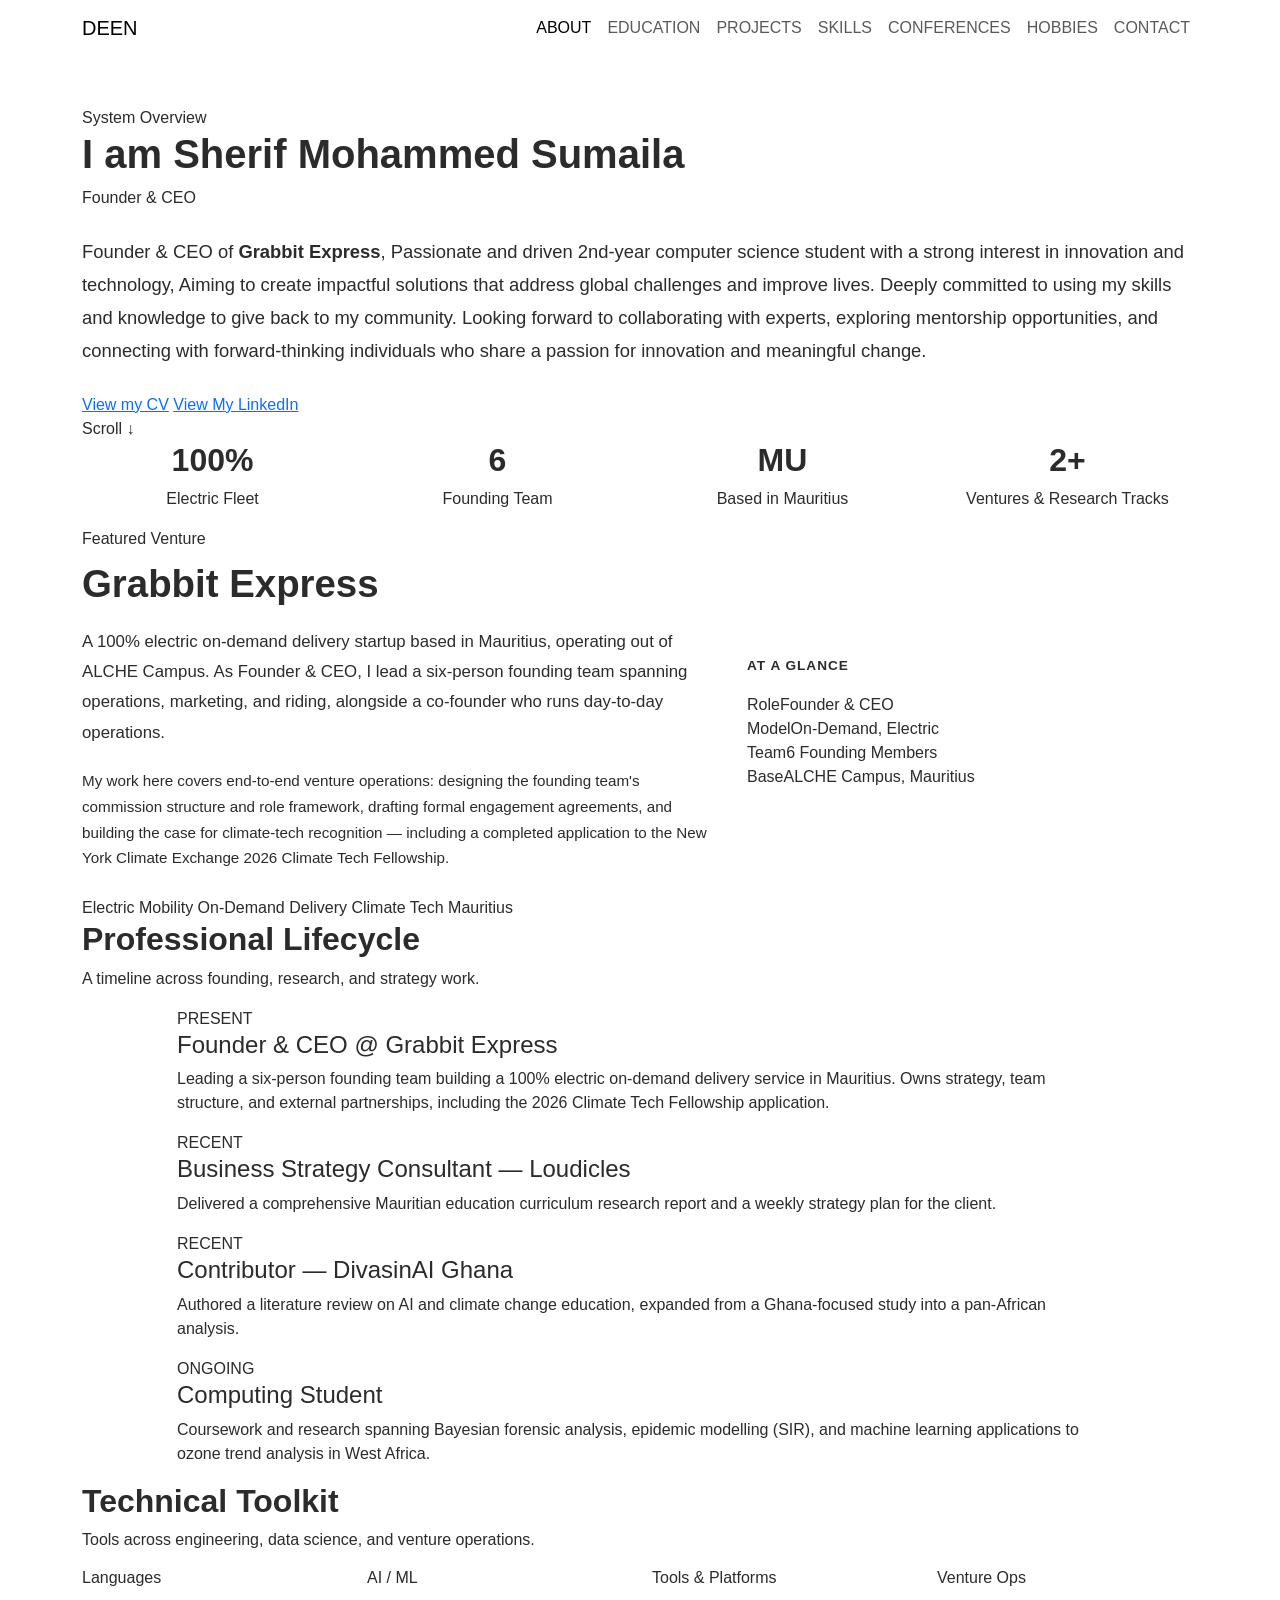
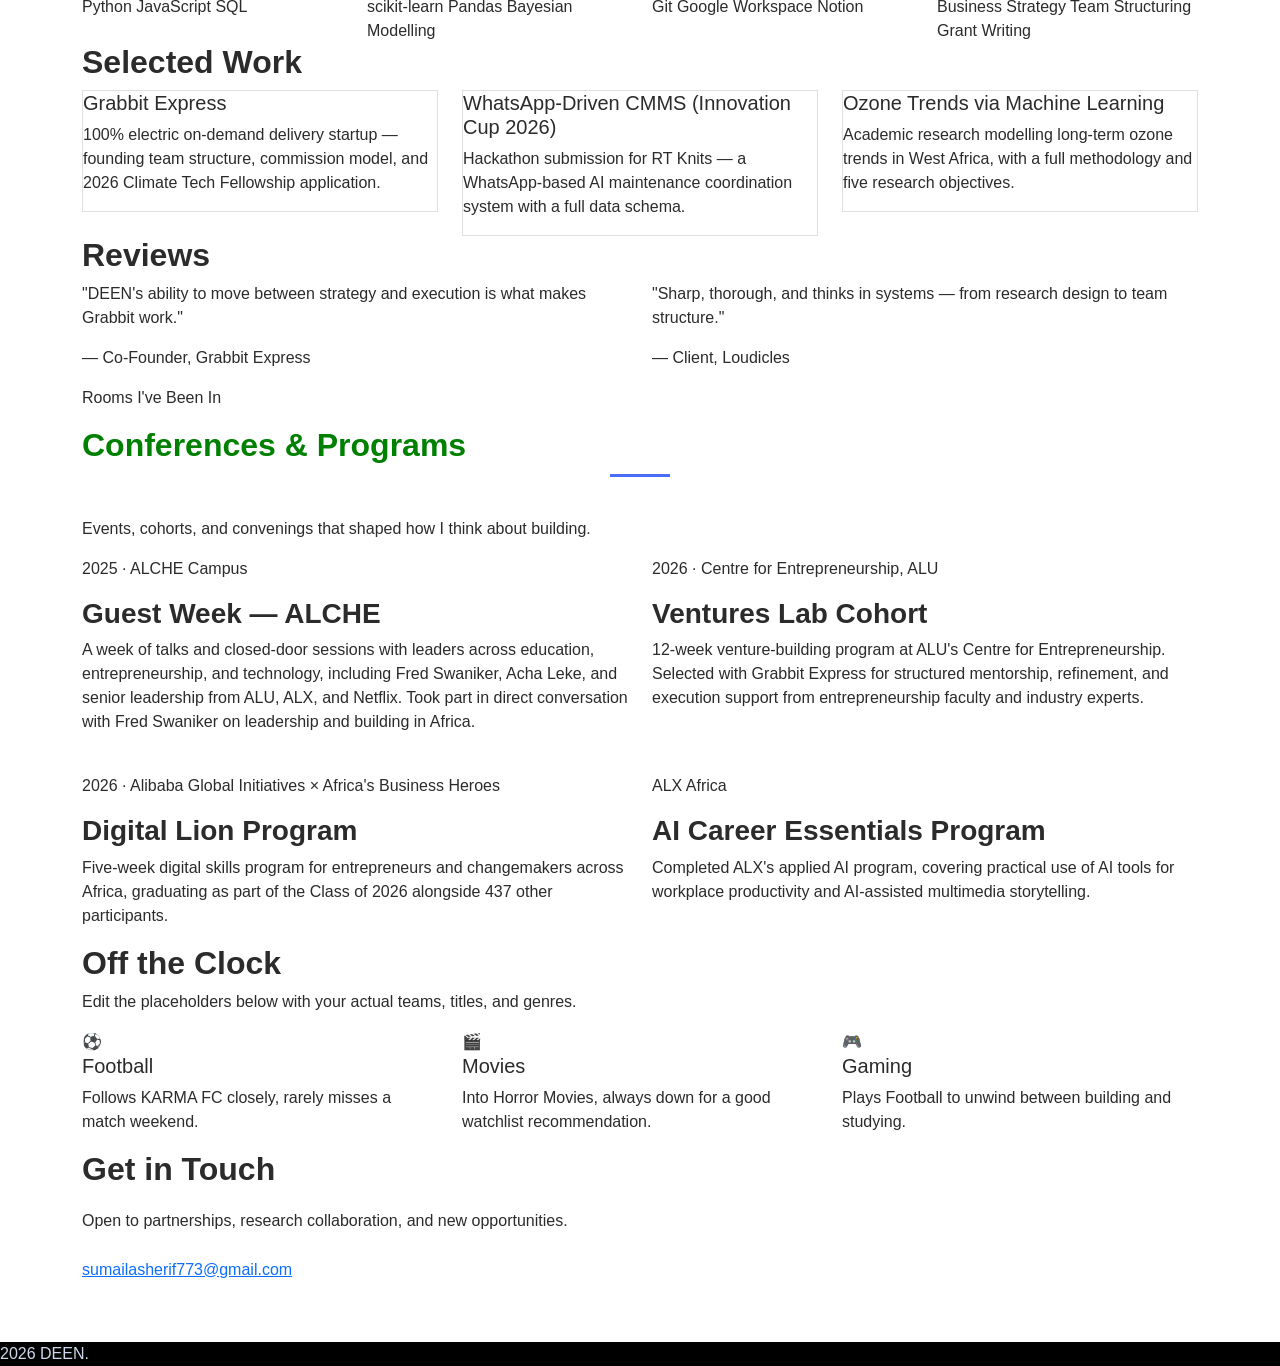
<file: index copy.html>
<!DOCTYPE html>
<html lang="en">
<head>
    <meta charset="UTF-8">
    <meta name="viewport" content="width=device-width, initial-scale=1.0">
    <title>DEEN | Founder & Systems Builder</title>
    <meta name="description" content="I am Sherif Sumaila. Founder, Grabbit Express | Co-Founder, Loudicles | AI/ML Enthusiast..">

    <link href="https://cdn.jsdelivr.net/npm/bootstrap@5.3.3/dist/css/bootstrap.min.css" rel="stylesheet">
    <script src="https://cdn.jsdelivr.net/npm/bootstrap@5.3.3/dist/js/bootstrap.bundle.min.js" defer></script>

    <link rel="stylesheet" href="/ASSET/index.css">
    <link rel="icon" href="/ASSET/deen.jpg" type="image/x-icon">
</head>
<body>

    <!-- ================= NAVIGATION BAR ================= -->
    <nav class="navbar navbar-expand-lg sticky-top" style="z-index: 1050;">
      <div class="container">
        <a class="navbar-brand" href="#about">DEEN</a>
        <button class="navbar-toggler" type="button" data-bs-toggle="collapse" data-bs-target="#navbarNavDropdown" aria-controls="navbarNavDropdown" aria-expanded="false" aria-label="Toggle navigation">
          <span class="navbar-toggler-icon"></span>
        </button>
        <div class="collapse navbar-collapse" id="navbarNavDropdown">
          <ul class="navbar-nav ms-auto">
            <li class="nav-item"><a class="nav-link active" href="#about">ABOUT</a></li>
            <li class="nav-item"><a class="nav-link" href="#education">EDUCATION</a></li>
            <li class="nav-item"><a class="nav-link" href="#toolkit">PROJECTS</a></li>
            <li class="nav-item"><a class="nav-link" href="#skills">SKILLS</a></li>
              <li class="nav-item"><a class="nav-link" href="#conferences">CONFERENCES</a></li>
            <li class="nav-item"><a class="nav-link" href="#hobbies">HOBBIES</a></li>
            <li class="nav-item"><a class="nav-link" href="#contact">CONTACT</a></li>
         
          </ul>
        </div>
      </div>
    </nav>

    <div class="container" style="margin-top: 50px;">

        <!-- ================= HERO ================= -->
        <section id="about" class="hero-bg" aria-label="Introduction">
            <div class="hero-bg-image" role="img" aria-label="Photo of DEEN"></div>
            <div class="hero-bg-overlay"></div>
            <div class="hero-bg-content">
                <span class="hero-eyebrow">System Overview</span>
                <h1 class="hero-name">I am Sherif Mohammed Sumaila</h1>
                <div class="typewriter-wrap">
                    <span id="typewriter-text"></span><span class="typewriter-cursor" aria-hidden="true">&nbsp;</span>
                </div>
                <p style="color: var(--text-soft); font-size: 1.15rem; line-height: 1.8; margin: 25px 0;">
                    Founder & CEO of <strong style="color: var(--accent);">Grabbit Express</strong>, Passionate and driven 2nd-year computer science student with a strong interest in innovation and technology, Aiming to create impactful solutions that address global challenges and improve lives. Deeply committed to using my skills and knowledge to give back to my community. Looking forward to collaborating with experts, exploring mentorship opportunities, and connecting with forward-thinking individuals who share a passion for innovation and meaningful change.
                <div>
                    <a href="https://docs.google.com/document/d/1c44-e7ZM3kbo7ozgO2yojGeLZtwT1YpyOeMU8dSWI1A/edit?tab=t.0" class="btn-accent-solid">View my CV</a>
                    <a class="btn-accent-outline" href="https://www.linkedin.com/in/sherif-sumaila-409594319/">View My LinkedIn</a>
                </div>
            </div>
            <div class="scroll-cue" aria-hidden="true">Scroll ↓</div>
        </section>

        <!-- ================= STATS ================= -->
        <section class="section-wrap" aria-label="Key stats">
            <div class="row g-4 text-center">
                <div class="col-6 col-md-3"><div class="stat-card"><h2>100%</h2><p>Electric Fleet</p></div></div>
                <div class="col-6 col-md-3"><div class="stat-card"><h2>6</h2><p>Founding Team</p></div></div>
                <div class="col-6 col-md-3"><div class="stat-card"><h2>MU</h2><p>Based in Mauritius</p></div></div>
                <div class="col-6 col-md-3"><div class="stat-card"><h2>2+</h2><p>Ventures & Research Tracks</p></div></div>
            </div>
        </section>

        <!-- ================= GRABBIT EXPRESS ================= -->
        <section id="grabbit" class="section-wrap grabbit-section">
            <div class="row align-items-center">
                <div class="col-lg-7">
                    <span class="hero-eyebrow">Featured Venture</span>
                    <h2 style="font-weight: 800; margin: 10px 0 20px 0; font-size: 2.4rem;">Grabbit Express</h2>
                    <p style="color: var(--text-soft); font-size: 1.05rem; line-height: 1.8; margin-bottom: 20px;">
                        A 100% electric on-demand delivery startup based in Mauritius, operating out of ALCHE Campus. As Founder & CEO, I lead a six-person founding team spanning operations, marketing, and riding, alongside a co-founder who runs day-to-day operations.
                    </p>
                    <p style="font-size: 0.95rem; line-height: 1.7; margin-bottom: 25px;">
                        My work here covers end-to-end venture operations: designing the founding team's commission structure and role framework, drafting formal engagement agreements, and building the case for climate-tech recognition — including a completed application to the New York Climate Exchange 2026 Climate Tech Fellowship.
                    </p>
                    <div>
                        <span class="venture-badge">Electric Mobility</span>
                        <span class="venture-badge">On-Demand Delivery</span>
                        <span class="venture-badge">Climate Tech</span>
                        <span class="venture-badge">Mauritius</span>
                    </div>
                </div>
                <div class="col-lg-5 mt-4 mt-lg-0">
                    <div class="panel-card">
                        <h6 style="color: var(--accent); font-weight: 700; text-transform: uppercase; font-size: 0.85rem; letter-spacing: 1px; margin-bottom: 18px;">At a Glance</h6>
                        <div class="grabbit-fact-row"><span class="label">Role</span><span class="value">Founder & CEO</span></div>
                        <div class="grabbit-fact-row"><span class="label">Model</span><span class="value">On-Demand, Electric</span></div>
                        <div class="grabbit-fact-row"><span class="label">Team</span><span class="value">6 Founding Members</span></div>
                        <div class="grabbit-fact-row"><span class="label">Base</span><span class="value">ALCHE Campus, Mauritius</span></div>
                    </div>
                </div>
            </div>
        </section>

        <!-- ================= EXPERIENCE ================= -->
        <section id="experience" class="section-wrap">
            <div class="section-head">
                <h2 class="section-heading">Professional Lifecycle</h2>
                <p class="section-sub">A timeline across founding, research, and strategy work.</p>
            </div>
            <div class="row justify-content-center">
                <div class="col-lg-10">
                    <div class="timeline-item">
                        <div class="timeline-dot"></div>
                        <span class="timeline-tag" style="color: var(--accent);">PRESENT</span>
                        <h4>Founder & CEO @ Grabbit Express</h4>
                        <p>Leading a six-person founding team building a 100% electric on-demand delivery service in Mauritius. Owns strategy, team structure, and external partnerships, including the 2026 Climate Tech Fellowship application.</p>
                    </div>
                    <div class="timeline-item">
                        <div class="timeline-dot-hollow"></div>
                        <span class="timeline-tag" style="color: var(--text-mute);">RECENT</span>
                        <h4>Business Strategy Consultant — Loudicles</h4>
                        <p>Delivered a comprehensive Mauritian education curriculum research report and a weekly strategy plan for the client.</p>
                    </div>
                    <div class="timeline-item">
                        <div class="timeline-dot-hollow"></div>
                        <span class="timeline-tag" style="color: var(--text-mute);">RECENT</span>
                        <h4>Contributor — DivasinAI Ghana</h4>
                        <p>Authored a literature review on AI and climate change education, expanded from a Ghana-focused study into a pan-African analysis.</p>
                    </div>
                    <div class="timeline-item">
                        <div class="timeline-dot-hollow"></div>
                        <span class="timeline-tag" style="color: var(--text-mute);">ONGOING</span>
                        <h4>Computing Student</h4>
                        <p>Coursework and research spanning Bayesian forensic analysis, epidemic modelling (SIR), and machine learning applications to ozone trend analysis in West Africa.</p>
                    </div>
                </div>
            </div>
        </section>

        <!-- ================= TOOLKIT ================= -->
        <section id="toolkit" class="section-wrap">
            <div class="section-head">
                <h2 class="section-heading">Technical Toolkit</h2>
                <p class="section-sub">Tools across engineering, data science, and venture operations.</p>
            </div>
            <div class="row g-4">
                <div class="col-md-3 col-6">
                    <div class="toolkit-card">
                        <h6>Languages</h6>
                        <span class="skill-badge">Python</span>
                        <span class="skill-badge">JavaScript</span>
                        <span class="skill-badge">SQL</span>
                    </div>
                </div>
                <div class="col-md-3 col-6">
                    <div class="toolkit-card">
                        <h6>AI / ML</h6>
                        <span class="skill-badge">scikit-learn</span>
                        <span class="skill-badge">Pandas</span>
                        <span class="skill-badge">Bayesian Modelling</span>
                    </div>
                </div>
                <div class="col-md-3 col-6">
                    <div class="toolkit-card">
                        <h6>Tools & Platforms</h6>
                        <span class="skill-badge">Git</span>
                        <span class="skill-badge">Google Workspace</span>
                        <span class="skill-badge">Notion</span>
                    </div>
                </div>
                <div class="col-md-3 col-6">
                    <div class="toolkit-card">
                        <h6>Venture Ops</h6>
                        <span class="skill-badge">Business Strategy</span>
                        <span class="skill-badge">Team Structuring</span>
                        <span class="skill-badge">Grant Writing</span>
                    </div>
                </div>
            </div>
        </section>

        <!-- ================= PROJECTS ================= -->
        <section id="projects" class="section-wrap">
            <div class="section-head">
                <h2 class="section-heading">Selected Work</h2>
            </div>
            <div class="row g-4">
                <div class="col-md-4">
                    <div class="panel-card project-card">
                        <h5>Grabbit Express</h5>
                        <p>100% electric on-demand delivery startup — founding team structure, commission model, and 2026 Climate Tech Fellowship application.</p>
                    </div>
                </div>
                <div class="col-md-4">
                    <div class="panel-card project-card">
                        <h5>WhatsApp-Driven CMMS (Innovation Cup 2026)</h5>
                        <p>Hackathon submission for RT Knits — a WhatsApp-based AI maintenance coordination system with a full data schema.</p>
                    </div>
                </div>
                <div class="col-md-4">
                    <div class="panel-card project-card">
                        <h5>Ozone Trends via Machine Learning</h5>
                        <p>Academic research modelling long-term ozone trends in West Africa, with a full methodology and five research objectives.</p>
                    </div>
                </div>
            </div>
        </section>

        <!-- ================= TESTIMONIALS ================= -->
        <section id="testimonials" class="section-wrap">
            <div class="section-head">
                <h2 class="section-heading">Reviews</h2>
            </div>
            <div class="row g-4">
                <div class="col-md-6">
                    <div class="panel-card testimonial-card">
                        <p class="testimonial-quote">"DEEN's ability to move between strategy and execution is what makes Grabbit work."</p>
                        <p class="testimonial-author">— Co-Founder, Grabbit Express</p>
                    </div>
                </div>
                <div class="col-md-6">
                    <div class="panel-card testimonial-card">
                        <p class="testimonial-quote">"Sharp, thorough, and thinks in systems — from research design to team structure."</p>
                        <p class="testimonial-author">— Client, Loudicles</p>
                    </div>
                </div>
            </div>
        </section>

            <!-- ================= CONFERENCES & PROGRAMS ================= -->
    <section id="conferences" class="section">
      <div class="section-head">
        <p class="eyebrow">Rooms I've Been In</p>
        <h2 class="section-title">Conferences &amp; Programs</h2>
        <p class="section-lede">
          Events, cohorts, and convenings that shaped how I think about building.
        </p>
      </div>

      <div class="row g-4">
        <div class="col-lg-6">
          <article class="event-card">
            <p class="event-meta">2025 &middot; ALCHE Campus</p>
            <h3 class="work-title">Guest Week — ALCHE</h3>
            <p class="work-body">
              A week of talks and closed-door sessions with leaders across education, entrepreneurship,
              and technology, including Fred Swaniker, Acha Leke, and senior leadership from ALU, ALX,
              and Netflix. Took part in direct conversation with Fred Swaniker on leadership and building
              in Africa.
            </p>
          </article>
        </div>

        <div class="col-lg-6">
          <article class="event-card">
            <p class="event-meta">2026 &middot; Centre for Entrepreneurship, ALU</p>
            <h3 class="work-title">Ventures Lab Cohort</h3>
            <p class="work-body">
              12-week venture-building program at ALU's Centre for Entrepreneurship. Selected with
              Grabbit Express for structured mentorship, refinement, and execution support from
              entrepreneurship faculty and industry experts.
            </p>
          </article>
        </div>

        <div class="col-lg-6">
          <article class="event-card">
            <p class="event-meta">2026 &middot; Alibaba Global Initiatives &times; Africa's Business Heroes</p>
            <h3 class="work-title">Digital Lion Program</h3>
            <p class="work-body">
              Five-week digital skills program for entrepreneurs and changemakers across Africa,
              graduating as part of the Class of 2026 alongside 437 other participants.
            </p>
          </article>
        </div>

        <div class="col-lg-6">
          <article class="event-card">
            <p class="event-meta">ALX Africa</p>
            <h3 class="work-title">AI Career Essentials Program</h3>
            <p class="work-body">
              Completed ALX's applied AI program, covering practical use of AI tools for workplace
              productivity and AI-assisted multimedia storytelling.
            </p>
          </article>
        </div>
      </div>
    </section>

        <!-- ================= HOBBIES ================= -->
        <section id="hobbies" class="section-wrap">
            <div class="section-head">
                <h2 class="section-heading">Off the Clock</h2>
                <p class="section-sub">Edit the placeholders below with your actual teams, titles, and genres.</p>
            </div>
            <div class="row g-4">
                <div class="col-md-4">
                    <div class="hobby-card">
                        <div class="hobby-icon" aria-hidden="true">⚽</div>
                        <h5>Football</h5>
                        <p><!-- Replace with your club/team -->Follows KARMA FC closely, rarely misses a match weekend.</p>
                    </div>
                </div>
                <div class="col-md-4">
                    <div class="hobby-card">
                        <div class="hobby-icon" aria-hidden="true">🎬</div>
                        <h5>Movies</h5>
                        <p><!-- Replace with your genres/favorites -->Into Horror Movies, always down for a good watchlist recommendation.</p>
                    </div>
                </div>
                <div class="col-md-4">
                    <div class="hobby-card">
                        <div class="hobby-icon" aria-hidden="true">🎮</div>
                        <h5>Gaming</h5>
                        <p><!-- Replace with your games -->Plays Football to unwind between building and studying.</p>
                    </div>
                </div>
            </div>
        </section>

        <!-- ================= CONTACT ================= -->
        <section id="contact" style="margin-bottom: 60px;">
            <div class="panel-card contact-card">
                <h2 class="section-heading" style="margin-bottom: 20px;">Get in Touch</h2>
                <p style="color: var(--text-mute); margin-bottom: 25px;">Open to partnerships, research collaboration, and new opportunities.</p>
                <a href="mailto:sumailasherif773@gmail.com" class="btn-accent-solid">sumailasherif773@gmail.com</a>
            </div>
        </section>

    </div>

    <footer>
        <p style="margin: 0;"> 2026 DEEN.</p>
    </footer>

    <script>
        // Typewriter effect for hero role text
        const roles = ["Founder & CEO", "Systems Builder", "Computing Student", "AI/ML Researcher"];
        const el = document.getElementById('typewriter-text');
        let roleIndex = 0, charIndex = 0, deleting = false;

        function typeLoop() {
            const current = roles[roleIndex];
            if (!deleting) {
                charIndex++;
                el.textContent = current.substring(0, charIndex);
                if (charIndex === current.length) {
                    deleting = true;
                    setTimeout(typeLoop, 1400);
                    return;
                }
            } else {
                charIndex--;
                el.textContent = current.substring(0, charIndex);
                if (charIndex === 0) {
                    deleting = false;
                    roleIndex = (roleIndex + 1) % roles.length;
                }
            }
            setTimeout(typeLoop, deleting ? 40 : 90);
        }
        typeLoop();

        // Highlight active nav link on scroll
        const sections = document.querySelectorAll('section[id]');
        const navLinks = document.querySelectorAll('.nav-link');

        function setActiveLink() {
            let currentId = '';
            sections.forEach(section => {
                const rect = section.getBoundingClientRect();
                if (rect.top <= 120 && rect.bottom >= 120) currentId = section.id;
            });
            navLinks.forEach(link => {
                link.classList.toggle('active', link.getAttribute('href') === `#${currentId}`);
            });
        }
        window.addEventListener('scroll', setActiveLink);
    </script>

</body>
</html>
</file>
<file: ASSET/index.css>
* {
    margin: 0;
    padding: 0;
    box-sizing: border-box;
}

body {
    font-family: 'Poppins', sans-serif;
    color: #2b2b2b;
    scroll-behavior: smooth;
}

h1, h2, h3 {
    font-weight: 700;
}

.section-title {
    margin-bottom: 2.5rem;
    font-size: 2rem;
    color: green;
    position: relative;
    padding-bottom: 0.75rem;
    
}


.about-content .grid-main {
  font-size: 2.5rem;
  color: var(--text-dark); /* Or your primary heading color */
  margin-bottom: 10px;
}


/*ABOUT SECTION & PROFILE CARD  */

.about-section {
  background-color: #0b0f19;
  padding: 80px 24px;
  color: #ffffff;
  font-family: 'Poppins', 'Inter', system-ui, sans-serif;
}

.about-container {
  max-width: 1100px;
  margin: 0 auto;
}

.about-header {
  text-align: center;
  margin-bottom: 48px;
}

.about-tag {
  display: block;
  font-size: 0.85rem;
  font-weight: 700;
  letter-spacing: 2px;
  color: lightgreen;
  text-transform: uppercase;
  margin-bottom: 8px;
}

.about-title {
  font-size: 2.25rem;
  font-weight: 700;
  color: #ffffff;
  margin: 0;
}

/* Main Outer Card Frame */
.about-content-card {
  background-color: #141b2d;
  border: 1px solid #222733;
  border-radius: 20px;
  padding: 40px;
  display: flex;
  align-items: center;
  gap: 48px;
  box-shadow: 0 10px 30px rgba(0, 0, 0, 0.3);
}

/* Profile Image Wrapper */
.profile-card {
  flex-shrink: 0;
  display: flex;
  justify-content: center;
  align-items: center;
}

.profile-img-wrapper {
  width: 240px;
  height: 240px;
  position: relative;
  border-radius: 50%; 
  padding: 4px;
  background: linear-gradient(135deg, #ff5a5f, rgba(255, 90, 95, 0.2));
  box-shadow: 0 8px 25px rgba(255, 90, 95, 0.2);
}

.profile-img {
  width: 100%;
  height: 100%;
  object-fit: cover; 
  border-radius: 50%;
  border: 4px solid #141b2d;
  display: block;
}

/* Text Content */
.about-text-content {
  flex-grow: 1;
}

.about-subtitle {
  font-size: 1.5rem;
  font-weight: 700;
  color: #ffffff;
  margin-top: 0;
  margin-bottom: 16px;
}

.about-description {
  font-size: 0.95rem;
  line-height: 1.7;
  color: #94a3b8;
  margin-bottom: 14px;
  font-family: Verdana, Geneva, Tahoma, sans-serif;
}

.about-description:last-child {
  margin-bottom: 0;
}

.highlight-text {
  color: green; 
  font-weight: 1000;
  
}

@media (max-width: 992px) {
  .about-content-card {
    flex-direction: column;
    padding: 28px 20px;
    text-align: center;
    gap: 32px;
  }

  .profile-img-wrapper {
    width: 190px;
    height: 190px;
  }
}
#me {
    text-align: center;
    display: flex;
    flex-direction: row;
    align-items: center;
    justify-content: center;
    gap: 20px;
}
.section-title::after {
    content: "";
    position: absolute;
    bottom: 0;
    left: 50%;
    transform: translateX(-50%);
    width: 60px;
    height: 3px;
    background-color: #4a6cf7;
}
/* Aesthetic Sticky Navigation Bar: Warm Cream & Soft Mint Light Theme */
#mainNav {
    position: fixed;
    top: 0;
    left: 0;
    width: 100%;
    z-index: 1000;
    background: rgba(247, 244, 240, 0.98); /* Soft, warm, creamy light frosted tint */
    backdrop-filter: blur(12px);
    -webkit-backdrop-filter: blur(12px);
    border-bottom: 1px solid rgba(46, 125, 50, 0.15); /* Gentle green-tinted border */
    transition: background-color 0.3s ease;
    padding: 0.75rem 2rem;
}

/* Align and style navigation items */
#mainNav .navbar-nav,
#mainNav ul.nav,
#mainNav .nav-links {
    display: flex;
    gap: 0.5rem;
    align-items: center;
    list-style: none;
    margin: 0;
    padding: 0;
}

/* Turn each link into a sleek, warm light pill button */
#mainNav .nav-link, 
#mainNav a {
    color: #2c3531; /* Deep, rich charcoal-green text */
    background-color: rgba(46, 125, 50, 0.05); /* Soft faint green pill base */
    border: 1px solid rgba(46, 125, 50, 0.1);
    padding: 0.5rem 1.1rem;
    border-radius: 50rem; /* Smooth pill button shape */
    font-size: 0.9rem;
    font-weight: 500;
    text-decoration: none;
    transition: all 0.25s ease-in-out;
}

/* Hover and active states: Beautiful vibrant green with a soft glowing accent */
#mainNav .nav-link:hover, 
#mainNav a:hover,
#mainNav .nav-link.active,
#mainNav a.active {
    color: burlywood;
    background-color: #2e7d32; /* Rich fresh green */
    border-color: #2e7d32;
    transform: translateY(-2px);
    box-shadow: 0 4px 14px rgba(46, 125, 50, 0.3);
}
.hero-section {
    position: relative;
    min-height: 110vh;
    display: flex;
    align-items: center;
    background-image: url('/ASSET/deen.JPG');
    background-size: cover;
    background-position: center right;
    overflow: hidden;
}

.hero-overlay {
    position: absolute;
    inset: 0;
    background: linear-gradient(90deg,
        rgba(0,0,0,0.92) 0%,
        rgba(0,0,0,0.75) 40%,
        rgba(0,0,0,0.25) 100%);
    z-index: 1;
}

.table-thumb {
    width: 500px;
    height: 300px;
    object-fit: cover;
    border-radius: 8px;
    align-self: center;
}
.sports{
    width: 500px;
    height: 300px;
    border-radius: 8px;
    align-self: center; 
}

.hero-content {
    position: relative;
    z-index: 2;
    color: #fff;
    padding-top: 100px;
}

.hero-section h1 {
    font-size: 3rem;
    font-weight: 700;
}

.hero-tagline {
    font-size: 1.5rem;
    color: #d9d9d9;
    margin-top: 0.5rem;
}

.accent-text {
    color: #ff5a5f;
    font-weight: 600;
    border-bottom: 2px solid #ff5a5f;
    padding-bottom: 2px;
}

.social-icons {
    display: flex;
    gap: 1rem;
    margin-top: 1.5rem;
}

.social-circle {
    width: 44px;
    height: 44px;
    border-radius: 50%;
    background-color: rgba(255,255,255,0.1);
    color: #fff;
    display: flex;
    align-items: center;
    justify-content: center;
    font-size: 1.1rem;
    transition: background-color 0.25s ease;
}

.social-circle:hover {
    background-color: #ff5a5f;
}

.hero-line {
    width: 60px;
    height: 3px;
    background-color: #ff5a5f;
    margin-top: 3rem;
}
/* Custom Category Title Accents */
.category-title {
  font-size: 1.5rem;
  font-weight: 700;
  color: #1f2937;
  border-left: 4px solid #2563eb; /* Clean blue tag line */
  padding-left: 12px;
}

/* Forces image containers to remain perfectly consistent */
.project-img-wrapper {
  width: 100%;
  height: 200px; /* Fixed height for crop matching */
  overflow: hidden;
  background-color: #f3f4f6;
}

.project-img-wrapper img {
  width: 100%;
  height: 100%;
  object-fit: cover; /* Crops image cleanly without distortion */
  object-position: center;
}

/* Elegant card hover interaction */
.project-card {
  transition: transform 0.2s ease, box-shadow 0.2s ease;
  border: 1px solid rgba(0,0,0,.125);
}

.project-card:hover {
  transform: translateY(-4px);
  box-shadow: 0 8px 20px rgba(0, 0, 0, 0.06);
}



/* Skills Section Component Styling */
.category-title-tag {
  color: #2e7d32;
  font-weight: 700;
  letter-spacing: 2px;
  font-size: 0.85rem;
}

.skills-card {
  background: #ffffff;
  border: 1px solid rgba(46, 125, 50, 0.12) !important;
  transition: transform 0.3s ease, box-shadow 0.3s ease;
}

.skills-card:hover {
  transform: translateY(-5px);
  box-shadow: 0 10px 25px rgba(46, 125, 50, 0.1) !important;
}

.skills-section .progress-bar {
  background: linear-gradient(90deg, #2e7d32, #4caf50) !important;
  box-shadow: 0 2px 6px rgba(46, 125, 50, 0.3);
  transition: width 1.5s ease;
}
.hobby-img {
    object-fit: cover;
    height: 260px;
    width: 100%;
}

footer {
    background-color: black;
    color: #cfd8ea;
}

@media (max-width: 768px) {
    .hero-overlay {
        background: rgba(0,0,0,0.75);
    }
    .hero-section h1 {
        font-size: 2rem;
    }
    .hero-content {
        text-align: center;
    }
    .social-icons {
        justify-content: center;
    }
}

@media (max-width: 576px) {
    .section-title {
        font-size: 1.5rem;
    }
    .hobby-img {
        height: 200px;
    }
}

#conferences .profile-avatar {
  position: relative;
  width: 100%;
  height: 450px; 
  overflow: hidden;
}

#conferences .profile-avatar img {
  width: 100%;
  height: 100%;
  object-fit: cover;
  object-position: top center; 
  text-align: center;
  text-spacing-trim:space-all;
}
/* ================= EDUCATION SECTION  */
.edu-section {
  max-width: 1200px; /* Expanded so 2 large cards can fit next to each other */
  margin: 0 auto;
  padding: 80px 24px;
  font-family: 'Inter', 'Segoe UI', sans-serif;
}

.edu-header {
  margin-bottom: 48px;
}

.edu-tagline {
  display: block;
  font-family: 'Courier New', monospace;
  font-size: 0.8rem;
  letter-spacing: 0.15em;
  color: #00e5ff;
  margin-bottom: 10px;
}

.edu-title {
  font-size: 2.4rem;
  font-weight: 800;
  color: #f4f4f4;
  margin: 0;
}

/* Enforces exactly two columns side-by-side */
.edu-grid {
  display: grid;
  grid-template-columns: repeat(2, 1fr); 
  gap: 32px; /* Generous spacing between cards */
  width: 100%;
}

/* Panel card configuration */
.edu-panel {
  position: relative;
  background: linear-gradient(160deg, #12141c 0%, #0b0d13 100%);
  border: 1px solid rgba(0, 229, 255, 0.15);
  border-radius: 14px;
  padding: 28px;
  display: flex;
  flex-direction: column;
  height: 100%; /* Ensures all cards in the row share equal heights */
  transition: border-color 0.25s ease, transform 0.25s ease;
}

/* FIXES LARGE IMAGES: This stops the image from breaking the row heights */
.edu-panel img {
  width: 100%;
  height: 200px; /* Forces a uniform height for the banner image */
  object-fit: cover; /* Crops cleanly like a banner without squeezing */
  border-radius: 8px;
  margin-bottom: 20px;
}

.edu-panel:hover {
  border-color: rgba(0, 229, 255, 0.5);
  transform: translateY(-4px);
}

.edu-panel::before {
  content: "";
  position: absolute;
  top: 0;
  left: 0;
  width: 100%;
  height: 3px;
  background: linear-gradient(90deg, #00e5ff, #7c4dff);
  border-radius: 14px 14px 0 0;
  opacity: 0.8;
}

.edu-panel-top {
  display: flex;
  justify-content: space-between;
  align-items: center;
  margin-bottom: 14px;
}

.edu-index {
  font-family: 'Courier New', monospace;
  font-size: 1.4rem;
  font-weight: 700;
  color: rgba(0, 229, 255, 0.35);
}

.edu-period {
  font-family: 'Courier New', monospace;
  font-size: 0.75rem;
  letter-spacing: 0.08em;
  color: #9a9fae;
}

.edu-degree {
  font-size: 1.3rem;
  font-weight: 700;
  color: #f4f4f4;
  margin: 0 0 4px 0;
}

.edu-school {
  font-size: 0.9rem;
  color: #00e5ff;
  margin: 0 0 16px 0;
}

.edu-school1 {
  font-size: 0.9rem;
  color:white;
  margin: 0 0 16px 0;
}


.edu-summary {
  font-size: 0.92rem;
  line-height: 1.6;
  color: #c4c8d4;
  margin: 0 0 20px 0;
}

.edu-divider {
  height: 1px;
  background: rgba(255, 255, 255, 0.08);
  margin-bottom: 20px;
}

.edu-highlights {
  list-style: none;
  margin: 0 0 22px 0;
  padding: 0;
}

.edu-highlights li {
  display: flex;
  align-items: flex-start;
  gap: 8px;
  font-size: 0.88rem;
  line-height: 1.5;
  color: #b8bccb;
  margin-bottom: 10px;
}

.hl-marker {
  color: #7c4dff;
  font-family: 'Courier New', monospace;
  font-weight: 700;
  flex-shrink: 0;
}

.edu-chip-row {
  display: flex;
  flex-wrap: wrap;
  gap: 8px;
  margin-top: auto; /* Keeps your custom pills perfectly sitting at the base */
}

.edu-chip {
  font-size: 0.75rem;
  font-family: 'Courier New', monospace;
  color: #00e5ff;
  background: rgba(0, 229, 255, 0.08);
  border: 1px solid rgba(0, 229, 255, 0.25);
  padding: 5px 12px;
  border-radius: 20px;
}

/* Seamless mobile support */
@media (max-width: 992px) {
  .edu-grid {
    grid-template-columns: 1fr; /* Drops down nicely to single column layout on smaller screens */
    gap: 24px;
  }
  .edu-panel img {
    height: 10px; /* Slightly shorter image heights on mobile */
  }
}


/* Smooth SVG Fill and Transform Transition */
footer ul li a svg {
  transition: fill 0.3s ease, transform 0.2s ease;
}

/* Lift effect on hover */
footer ul li a:hover svg {
  transform: translateY(-3px);
}

/* Brand Colors on Hover */
footer ul li a[title="Facebook"]:hover svg {
  fill: #1877F2;
}

footer ul li a[title="Instagram"]:hover svg {
  fill: #E4405F;
}

footer ul li a[title="X"]:hover svg {
  fill: #000000;
}

footer ul li a[title="LinkedIn"]:hover svg {
  fill: #0A66C2;
}

footer ul li a[title="GitHub"]:hover svg {
  fill: #6e5494;
}



/* ================= SIDE-BY-SIDE EXPERIENCE LAYOUT ================= */
.experience-split-section {
  background-color: #0b0f19; /* Matching the dark theme in the image */
  padding: 90px 0;
  color: #ffffff;
}

.section-tag {
  font-size: 20px;
  letter-spacing: 2px;
  color: lightgreen;
  font-weight: 600;
  display: block;
}

.section-main-title {
  font-size: 32px;
  color: #ffffff;
  font-weight: 300;
}

.side-by-side-timeline {
  position: relative;
  margin-top: 30px;
}

/* Central vertical layout axis line */
.center-line {
  position: absolute;
  left: 30%;
  top: 0;
  bottom: 0;
  width: 2px;
  background-color: #ff5a5f33; /* Soft line */
  transform: translateX(-50%);
  z-index: 1;
}

.timeline-row {
  z-index: 2;
}

/* Center timeline nodes matching image circles precisely */
.timeline-node {
  position: absolute;
  left: 50%;
  top: 30px;
  width: 38px;
  height: 38px;
  background-color: #ff5a5f;
  border: 4px solid #0f1115;
  color: #ffffff;
  border-radius: 50%;
  display: flex;
  align-items: center;
  justify-content: center;
  font-size: 12px;
  transform: translateX(-50%);
  z-index: 10;
}

/* Dark Layout Cards Structure */
.resume-card {
  background-color: #141b2d;
  border: 1px solid #222733;
  border-radius: 14px;
  padding: 30px;
  width: 100%;
  box-shadow: 0 4px 20px rgba(0, 0, 0, 0.15);
  transition: transform 0.3s ease;
}

/* Upper Border Frame Glow highlight for current job */
.current-job {
  border: 1px solid #ff5a5f77;
  box-shadow: 0 0 25px rgba(255, 90, 95, 0.08);
}

.card-top-row {
  display: flex;
  justify-content: space-between;
  align-items: center;
  margin-bottom: 15px;
}


.company-logo-holder {
  width: 80px;         /* Increased from 44px to make it larger */
  height: 80px;        /* Increased from 44px to maintain a perfect square shape */
  background-color: #374151; /* Placeholder color for visibility */
  border-radius: 10px; /* Slightly smoother rounded corners for the larger size */
  overflow: hidden;
  display: flex;
  align-items: center;
  justify-content: center;
  border: 1px solid #2d3548;
  flex-shrink: 0;      /* Prevents the image grid container from squeezing horizontally */
}


.timeline-brand-img {
  width: 100%;
  height: 100%;
  object-fit: cover;
  object-position: center;
}

.status-pill {
  background-color: #ff5a5f25;
  color: #ff5a5f;
  font-size: 10px;
  font-weight: 700;
  padding: 4px 10px;
  border-radius: 20px;
}

.pill {
  background-color: green;
  color: black;
  font-size: 10px;
  font-weight: 700;
  padding: 4px 10px;
  border-radius: 20px;
}




.role-title {
  font-size: 21px;
  color: #ffffff;
  font-weight: 700;
  margin: 0;
}

.org-subtitle {
  font-size: 14px;
  color: #a0aec0;
  font-weight: 400;
  margin-bottom: 5px;
}

.time-frame-badge {
  font-size: 12px;
  color: #ff5a5f;
  font-weight: 600;
  margin-bottom: 14px;
}

.badge1 {
  font-size: 12px;
  color:green;
  font-weight: 600;
  margin-bottom: 14px;
}

.time-frame-badge1{

  font-size: 12px;
  color:  green;
  font-weight: 600;
  margin-bottom: 14px
}

.skills-tag-group {
  display: flex;
  flex-wrap: wrap;
  gap: 8px;
  margin-top: 18px;
}

.skill-tag-item {
  background-color: #1e232f;
  color: #a0aec0;
  font-size: 11px;
  padding: 4px 12px;
  border-radius: 20px;
}

/* ================= MOBILE RESPONSIVENESS ================= */
@media (max-width: 768px) {
  .center-line {
    left: 20px;
    transform: none;
  }
  .timeline-node {
    left: 20px;
    transform: translateX(-50%);
    top: 0;
  }
  .side-by-side-timeline .row {
    margin-top: 0 !important;
  }
  .side-by-side-timeline [class*="col-"] {
    padding-left: 45px !important;
    padding-right: 15px !important;
  }
}


/* ================= GRID SECTIONS (Education & Certifications) ================= */
.grid-section {
  max-width: 1100px;
  margin: 0 auto;
  padding: 60px 24px;
  font-family: system-ui, -apple-system, BlinkMacSystemFont, 'Segoe UI', Roboto, Oxygen, Ubuntu, Cantarell, 'Open Sans', 'Helvetica Neue', sans-serif;
}

.grid-title {
  font-size: 1.9rem;
  font-weight: 800;
  color: #1a1a1a;
  margin: 0 0 14px 0;
}


.grid-main{
  text-align: center;
  font-size: 30px;
  color: #000;;

}

.grid-underline {
  width: 50px;
  height: 3px;
  background-color: #3ea6ff;
  margin-bottom: 36px;
}

/* Row of cards, wraps as needed */
.grid-row {
  display: flex;
  flex-wrap: wrap;
  gap: 24px;
}

/* Standard card (education row) */
.grid-card {
  flex: 1 1 200px;
  max-width: 220px;
  text-align: center;
}

.grid-img-box {
  width: 100%;
  aspect-ratio: 1 / 1;
  border-radius: 10px;
  overflow: hidden;
  background: #f0f0f0;
  margin-bottom: 12px;
}

.grid-img-box img {
  width: 100%;
  height: 100%;
  object-fit: cover;
  display: block;
}

.grid-label {
  font-size: 0.95rem;
  font-weight: 600;
  color: #1a1a1a;
  margin: 0;
}
.grid-row-small {
  gap: 18px;
}

.grid-card-small {
  flex: 1 1 130px;
  max-width: 140px;
}

.grid-card-small .grid-label {
  font-size: 0.8rem;
  font-weight: 500;
  line-height: 1.3;
}

#certificate-btn {
    display: inline-flex;
    align-items: center;
    justify-content: center;
    gap: 6px; 
    border-radius: 30px;
    padding: 6px 14px;
    background-color: rgba(0, 229, 255, 0.05); 
    border: 1px solid green; 
    color: green; 
    font-family: 'Poppins', sans-serif;
    font-size: 0.78rem; 
    font-weight: 500;
    text-decoration: none;
    letter-spacing: 0.3px;
    
    cursor: pointer;
    margin-top: 12px; 
    transition: all 0.25s ease;
}

/* Playful Hover Interaction */
#certificate-btn:hover {
    background-color: lightgreen; 
    color: #0b0d13; 
    border-color:   black;
    box-shadow: 0 4px 12px rgba(0, 229, 255, 0.3); 
}


/* ================= CONTACT & FOOTER SECTION STYLES ================= */

.contact-section {
  background-color: #0b0f19;
  padding: 100px 24px 20px;
  color: #ffffff;
  font-family: 'Poppins', 'Inter', system-ui, sans-serif;
  border-top: 1px solid #141b2d;
}

.contact-container {
  max-width: 1200px;
  margin: 0 auto;
  display: flex;
  justify-content: space-between;
  align-items: flex-start;
  gap: 50px;
  padding-bottom: 60px;
}

/* --- Column 1: Info & Social Icons --- */
.contact-info {
  flex: 1;
  max-width: 360px;
}

.contact-tag {
  display: block;
  font-size: 0.85rem;
  font-weight: 700;
  letter-spacing: 2px;
  color: #32cd32;
  text-transform: uppercase;
  margin-bottom: 8px;
}

.contact-title {
  font-size: 2.5rem;
  font-weight: 700;
  color: #ffffff;
  margin: 0 0 16px 0;
}

.contact-text {
  font-size: 0.95rem;
  line-height: 1.7;
  color: #94a3b8;
  margin-bottom: 24px;
}

.social-icons {
  display: flex;
  flex-wrap: wrap;
  gap: 12px;
}

.social-circle {
  display: flex;
  align-items: center;
  justify-content: center;
  width: 42px;
  height: 42px;
  background-color: #141b2d;
  border: 1px solid #222733;
  border-radius: 50%;
  color: #ff5a5f;
  text-decoration: none;
  font-size: 1.1rem;
  transition: all 0.3s ease;
}

.social-circle:hover {
  background-color: #ff5a5f;
  color: #ffffff;
  border-color: #ff5a5f;
  transform: translateY(-3px);
  box-shadow: 0 5px 15px rgba(255, 90, 95, 0.3);
}

/* --- Column 2: Form Wrapper & Inputs --- */
.contact-form-wrapper {
  flex: 1.3;
  background-color: #141b2d;
  padding: 36px;
  border-radius: 16px;
  border: 1px solid #222733;
  box-shadow: 0 10px 30px rgba(0, 0, 0, 0.2);
}

.form-row {
  display: flex;
  gap: 16px;
}

.form-group {
  flex: 1;
  margin-bottom: 18px;
}

.contact-form-wrapper label {
  display: block;
  margin-bottom: 6px;
  color: #94a3b8;
  font-size: 0.85rem;
  font-weight: 500;
}

.contact-form-wrapper input[type="text"],
.contact-form-wrapper select,
.contact-form-wrapper textarea {
  width: 100%;
  padding: 12px 16px;
  border: 1px solid #2d3748;
  border-radius: 8px;
  box-sizing: border-box;
  background-color: #0b0f19;
  color: #ffffff;
  font-family: inherit;
  font-size: 0.95rem;
  transition: all 0.3s ease;
}

.contact-form-wrapper textarea {
  height: 120px;
  resize: vertical;
}

.contact-form-wrapper input[type="text"]:focus,
.contact-form-wrapper select:focus,
.contact-form-wrapper textarea:focus {
  outline: none;
  border-color: #ff5a5f;
  box-shadow: 0 0 0 3px rgba(255, 90, 95, 0.15);
}

.submit-btn {
  background-color: #ff5a5f;
  color: #ffffff;
  padding: 14px 24px;
  border: none;
  border-radius: 8px;
  cursor: pointer;
  font-weight: 600;
  font-size: 1rem;
  width: 100%;
  transition: background-color 0.3s ease, transform 0.2s ease;
}

.submit-btn:hover {
  background-color: #e0484d;
  transform: translateY(-2px);
}

/* --- Column 3: Quick Links --- */
.quick-links-div {
  flex: 0.8;
  min-width: 160px;
}

.quick-links-title {
  font-size: 1.15rem;
  font-weight: 600;
  color: #ffffff;
  margin-bottom: 20px;
  margin-top: 0;
}

.quick-links-list {
  list-style: none;
  padding: 0;
  margin: 0;
  display: flex;
  flex-direction: column;
  gap: 12px;
}

.quick-links-list li a {
  color: #94a3b8;
  text-decoration: none;
  font-size: 0.95rem;
  transition: color 0.3s ease, padding-left 0.3s ease;
}

.quick-links-list li a:hover {
  color: #32cd32;
  padding-left: 6px;
}

/* --- Footer Bottom --- */
.footer-bottom {
  border-top: 1px solid rgba(255, 255, 255, 0.06);
  padding: 24px 0;
  margin-top: 20px;
}

.footer-content {
  max-width: 1200px;
  margin: 0 auto;
  display: flex;
  flex-direction: column;
  justify-content: space-between;
  align-items: center;
  gap: 10px;
  padding: 0 24px;
}

.copyright {
  color: rgba(255, 255, 255, 0.4);
  font-size: 0.875rem;
  margin: 0;
}

.built-with {
  color: rgba(255, 255, 255, 0.3);
  font-size: 11px;
  font-family: monospace;
  letter-spacing: 0.05em;
  margin: 0;
}

@media (min-width: 640px) {
  .footer-content {
    flex-direction: row;
  }
}

/* --- Responsive Layout for Mobile & Tablets --- */
@media (max-width: 992px) {
  .contact-container {
    flex-direction: column;
    gap: 40px;
  }
  
  .contact-info, 
   
  .quick-links-div {
    margin-left: auto;
    text-align: right;
    width: 100%;
    max-width: 100%;
  }

  .quick-links-list {
    list-style: none
    display: grid;
    grid-template-columns: 1fr 1fr;
    gap: 12px;
  }
</file>
